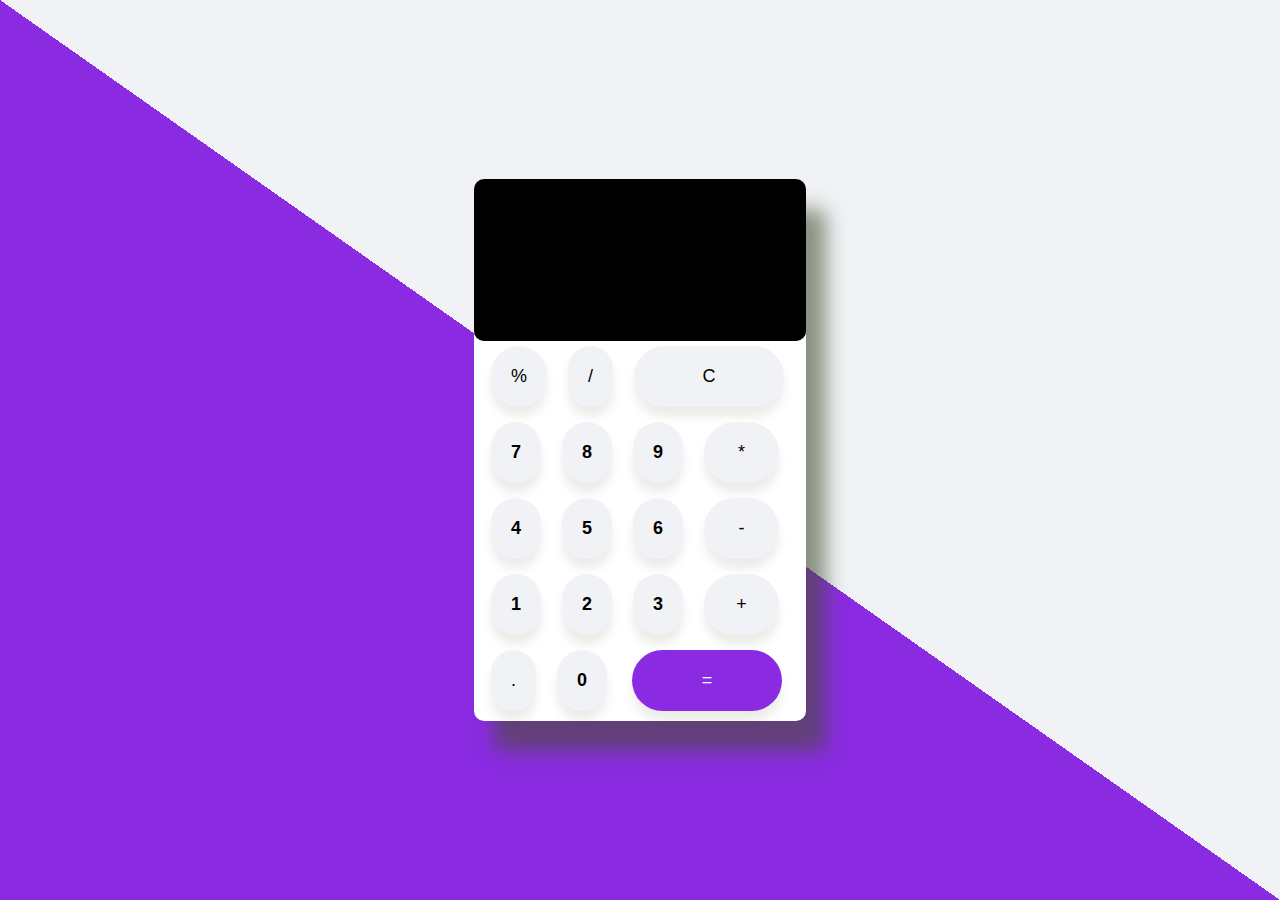
<file: index.html>
<!DOCTYPE html>
<html lang="en">
<head>
    <meta charset="UTF-8">
    <meta http-equiv="X-UA-Compatible" content="IE=edge">
    <meta name="viewport" content="width=device-width, initial-scale=1.0">
    <title>Calculator</title>
    <link rel="stylesheet" href="calculator.css">
    <script src="calculator.js"></script>
</head>
<body>
    <div class="main-cal" id="cal">
        <form action="#">
            <div id="screen">
                <input type="text" name="#" id="output">
            </div>
            <div>
                <input type="button"  value="%" onclick="input('%')" class="btn">
                <input type="button"  value="/" onclick="input('/')" class="btn">
                <input type="button" value="C" onclick="Clear()" class="btn" id="clear">
            </div>
            <div>
                <input type="button" value="7" onclick="input('7')" class="btn change">
                <input type="button" value="8" onclick="input('8')" class="btn change">
                <input type="button" value="9" onclick="input('9')" class="btn change">
                <input type="button" value="*" onclick="input('*')" class="btn diff">
            </div>
            <div>
                <input type="button" value="4" onclick="input('4')" class="btn change">
                <input type="button" value="5" onclick="input('5')" class="btn change">
                <input type="button" value="6" onclick="input('6')" class="btn change">
                <input type="button" value="-" onclick="input('-')" class="btn diff">
            </div>
            <div>
                <input type="button" value="1" onclick="input('1')" class="btn change">
                <input type="button" value="2" onclick="input('2')" class="btn change">
                <input type="button" value="3" onclick="input('3')" class="btn change">
                <input type="button" value="+" onclick="input('+')" class="btn diff">
            </div>
            <div>
                <input type="button"  value="." onclick="input('.')" class="btn">
                <input type="button"  value="0" onclick="input('0')" class="btn change">
            &nbsp;<input type="button"  value="=" onclick="result()" class="btn" id="equal">
            </div>
        </form>   
    </div>
</body>
</html>
</file>
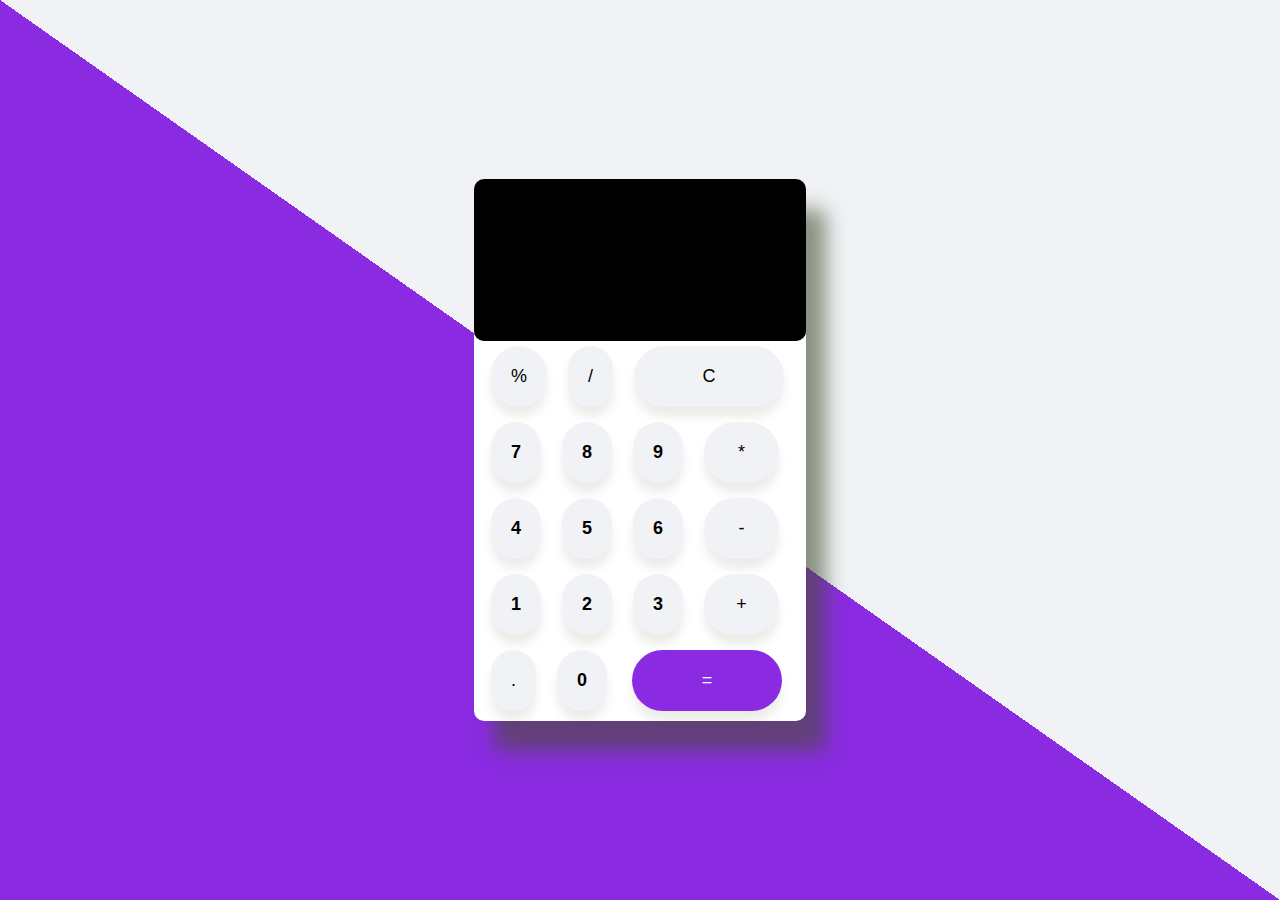
<file: calculator.html>
<!DOCTYPE html>
<html lang="en">
<head>
    <meta charset="UTF-8">
    <meta http-equiv="X-UA-Compatible" content="IE=edge">
    <meta name="viewport" content="width=device-width, initial-scale=1.0">
    <title>Calculator</title>
    <link rel="stylesheet" href="calculator.css">
    <script src="calculator.js"></script>
</head>
<body>
    <div class="main-cal" id="cal">
        <form action="#">
            <div id="screen">
                <input type="text" name="#" id="output">
            </div>
            <div>
                <input type="button"  value="%" onclick="input('%')" class="btn">
                <input type="button"  value="/" onclick="input('/')" class="btn">
                <input type="button" value="C" onclick="Clear()" class="btn" id="clear">
            </div>
            <div>
                <input type="button" value="7" onclick="input('7')" class="btn change">
                <input type="button" value="8" onclick="input('8')" class="btn change">
                <input type="button" value="9" onclick="input('9')" class="btn change">
                <input type="button" value="*" onclick="input('*')" class="btn diff">
            </div>
            <div>
                <input type="button" value="4" onclick="input('4')" class="btn change">
                <input type="button" value="5" onclick="input('5')" class="btn change">
                <input type="button" value="6" onclick="input('6')" class="btn change">
                <input type="button" value="-" onclick="input('-')" class="btn diff">
            </div>
            <div>
                <input type="button" value="1" onclick="input('1')" class="btn change">
                <input type="button" value="2" onclick="input('2')" class="btn change">
                <input type="button" value="3" onclick="input('3')" class="btn change">
                <input type="button" value="+" onclick="input('+')" class="btn diff">
            </div>
            <div>
                <input type="button"  value="." onclick="input('.')" class="btn">
                <input type="button"  value="0" onclick="input('0')" class="btn change">
            &nbsp;<input type="button"  value="=" onclick="result()" class="btn" id="equal">
            </div>
        </form>   
    </div>
</body>
</html>
</file>
<file: calculator.css>
*{
    padding: 0;
    margin: 0;
    box-sizing: border-box;
}
body{
    display: flex;
    justify-content: center;
    align-items: center;
    height: 100vh;
    background:linear-gradient(to top right,#8a2be2 50%,#f0f2f5 50%);
}
.main-cal{
    border-radius: 10px;
    background-color: white;
    box-shadow: 20px 30px 20px rgba(70,80,50,0.6);
    position: relative;
    animation: myfirst 2s 1;
    animation-direction: alternate;
}
@keyframes myfirst {
    0%   { left: -700px; top: 0px;}
    100% { left:  0px; top: 0px;}
  }
.main-cal #output{
    padding: 70px 50px;
    text-align: right;
    border: none;
    border-bottom: 1px solid black;
    background-color: black;
    border-radius: 10px;
    color: white;
    font-size: 18px;
}
.main-cal .btn{
    padding: 20px;
    margin-left: 17px;
    margin-top: 5px;
    margin-bottom: 10px;
    border: none;
    border-radius: 50px;
    background-color: #f0f2f5;
    cursor: pointer;
    box-shadow: 0px 10px 10px rgba(70,80,50,0.1);
    font-size: 18px;
    transition: all ease 0.5s;
}
#clear{
    width: 150px;
}
#equal{
    width: 150px;
    background-color: #8a2be2;
    color: white;
}
.change{
    font-weight: bold;
}
.diff{
    width: 75px;
}
.main-cal .btn:hover{
    background-color: #dde1e7;
    box-shadow: 0px 10px 10px rgba(70,80,50,0.);
}
</file>
